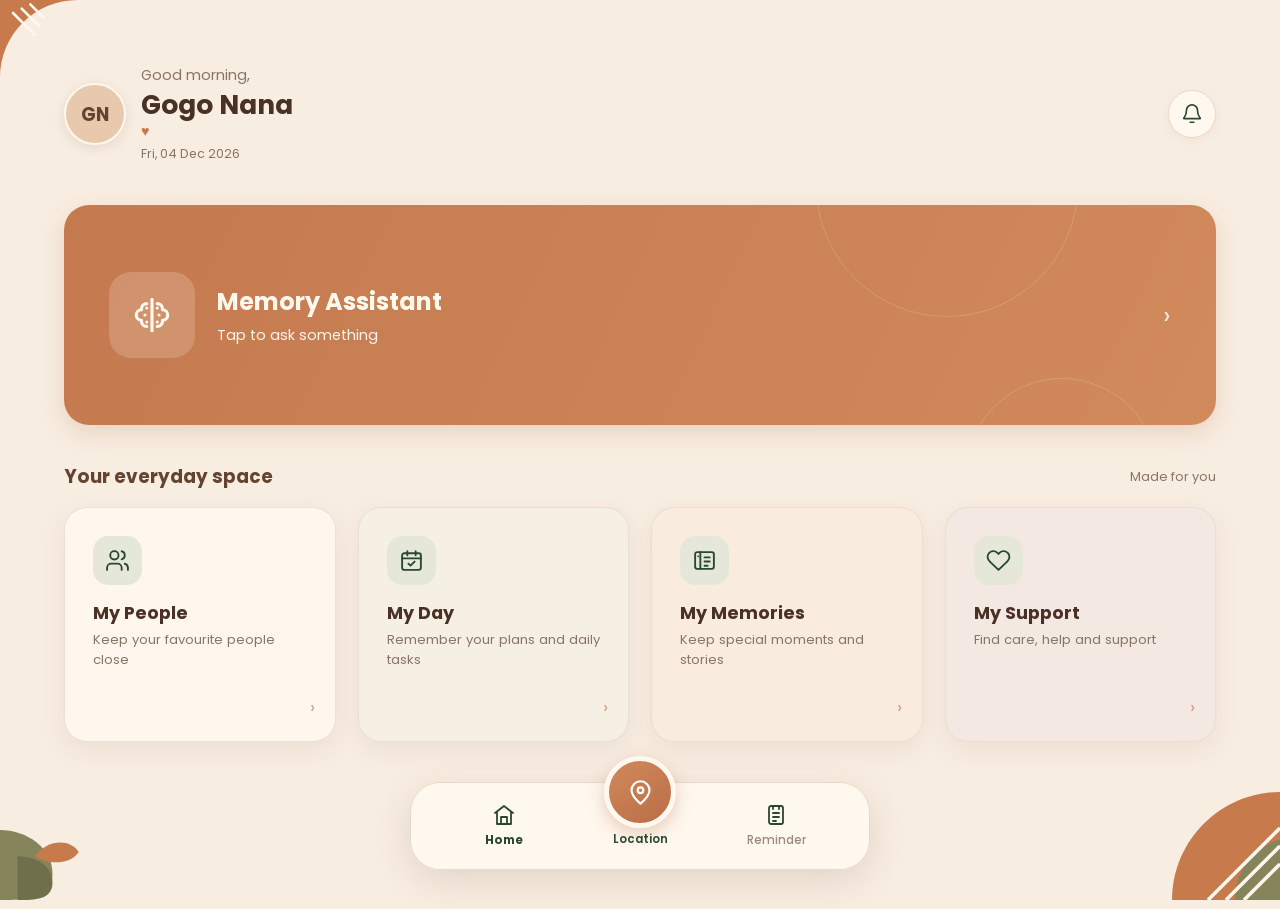
<file: public/dashboard.html>
<!DOCTYPE html>
<html lang="en">
<head>
    <meta charset="UTF-8">
    <meta name="viewport" content="width=device-width, initial-scale=1.0">
    <title>KHUMBULA | Dashboard</title>

    <link rel="preconnect" href="https://fonts.googleapis.com">
    <link rel="preconnect" href="https://fonts.gstatic.com" crossorigin>
    <link href="https://fonts.googleapis.com/css2?family=Poppins:wght@400;500;600;700&display=swap" rel="stylesheet">

    <style>
        * {
            margin: 0;
            padding: 0;
            box-sizing: border-box;
        }

        :root {
            --cream: #F7EBDD;
            --background: #F8EDE1;
            --card: #FFF8EF;
            --terracotta: #C77B4D;
            --terracotta-dark: #AD653F;
            --caramel: #D08A5C;
            --brown: #654331;
            --dark-brown: #493126;
            --olive: #85845B;
            --olive-dark: #6F704B;
            --sage: #DCE0CA;
            --peach: #F1D8C5;
            --gold: #E9D7B5;
            --text: #49382D;
            --muted: #897565;
            --border: #EBD9C8;
            --deep-green: #294832;
            --deep-green-light: #36583B;
            --shadow: 0 8px 25px rgba(104, 68, 45, 0.08);
        }

        body {
            min-height: 100vh;
            font-family: 'Poppins', sans-serif;
            background: var(--background);
            color: var(--text);
            overflow-x: hidden;
        }

        a {
            -webkit-tap-highlight-color: transparent;
        }

        /* CORNER DECORATIONS */

        .corner-tl,
        .corner-bl,
        .corner-br {
            position: fixed;
            pointer-events: none;
            z-index: 0;
            background-repeat: no-repeat;
            background-size: contain;
        }

        .corner-tl {
            top: 0;
            left: 0;
            width: 130px;
            height: 130px;
            background-image: url("data:image/svg+xml,%3Csvg xmlns='http://www.w3.org/2000/svg' viewBox='0 0 150 150'%3E%3Cpath fill='%23C77B4D' d='M0 0h90C40 0 0 40 0 90z'/%3E%3Cpath fill='none' stroke='%23FFF8EF' stroke-width='3' stroke-linecap='round' d='M15 15l25 25M25 10l20 20M35 5l15 15'/%3E%3C/svg%3E");
        }

        .corner-bl {
            bottom: 0;
            left: 0;
            width: 140px;
            height: 140px;
            background-position: bottom left;
            background-image: url("data:image/svg+xml,%3Csvg xmlns='http://www.w3.org/2000/svg' viewBox='0 0 160 160'%3E%3Cpath fill='%2385845B' d='M0 160V80c30 0 60 20 60 50s-30 30-60 30z'/%3E%3Cpath fill='%236F704B' d='M20 160v-50c20 0 40 10 40 30s-20 20-40 20z'/%3E%3Cpath fill='%23C77B4D' d='M40 110c15-20 40-20 50-5-10 15-35 15-50 5z'/%3E%3C/svg%3E");
        }

        .corner-br {
            bottom: 0;
            right: 0;
            width: 180px;
            height: 180px;
            background-position: bottom right;
            background-image: url("data:image/svg+xml,%3Csvg xmlns='http://www.w3.org/2000/svg' viewBox='0 0 200 200'%3E%3Cpath fill='%23C77B4D' d='M200 200H80c0-66 54-120 120-120z'/%3E%3Cpath fill='%2385845B' d='M200 200h-50c0-40 30-70 70-70z'/%3E%3Cpath fill='none' stroke='%23FFF8EF' stroke-width='4' d='M140 200l60-60M120 200l80-80M160 200l40-40'/%3E%3C/svg%3E");
        }

        /* MAIN DASHBOARD */

        .dashboard-container {
            position: relative;
            z-index: 1;
            width: 100%;
            max-width: 1500px;
            min-height: 100vh;
            margin: 0 auto;
            padding: 38px clamp(22px, 5vw, 75px) 145px;
        }

        .dashboard-content {
            width: 100%;
            max-width: 1250px;
            margin: 0 auto;
        }

        /* HEADER */

        .header {
            display: flex;
            justify-content: space-between;
            align-items: center;
            gap: 20px;
            margin-bottom: 34px;
        }

        .profile {
            display: flex;
            align-items: center;
            gap: 15px;
        }

        .avatar {
            width: 62px;
            height: 62px;
            flex-shrink: 0;
            border-radius: 50%;
            display: flex;
            align-items: center;
            justify-content: center;
            background: #E8C9AD;
            border: 2px solid var(--card);
            box-shadow: 0 3px 12px rgba(101, 67, 49, 0.12);
            color: var(--brown);
            font-size: 1.15rem;
            font-weight: 700;
        }

        .greeting span {
            display: block;
            font-size: 0.9rem;
            color: var(--muted);
            margin-bottom: 2px;
        }

        .greeting h1 {
            font-size: clamp(1.2rem, 2.2vw, 1.65rem);
            font-weight: 700;
            line-height: 1.3;
            color: var(--dark-brown);
        }

        .greeting h1 .heart {
            color: var(--terracotta);
        }

        .date-text {
            font-size: 0.78rem;
            color: var(--muted);
            margin-top: 4px;
        }

        /* NOTIFICATION BELL */

        .notification-button {
            width: 48px;
            height: 48px;
            flex-shrink: 0;
            border: 1px solid var(--border);
            border-radius: 50%;
            background: var(--card);
            color: var(--deep-green);
            display: flex;
            align-items: center;
            justify-content: center;
            cursor: pointer;
            transition: 0.2s ease;
            box-shadow: 0 3px 10px rgba(101, 67, 49, 0.05);
        }

        .notification-button:hover {
            transform: translateY(-2px);
            background: #F3E1CE;
        }

        .notification-button svg {
            width: 22px;
            height: 22px;
            stroke: var(--deep-green);
        }

        /* MEMORY ASSISTANT BANNER */

        .assistant-banner {
            width: 100%;
            min-height: 185px;
            padding: 30px 36px;
            margin-bottom: 25px;
            border-radius: 25px;
            background: linear-gradient(115deg, #C47A4E, #D18A5C);
            color: #FFF8EF;
            text-decoration: none;
            display: flex;
            align-items: center;
            justify-content: space-between;
            gap: 25px;
            position: relative;
            overflow: hidden;
            box-shadow: 0 8px 22px rgba(175, 103, 62, 0.19);
            transition: transform 0.25s ease, box-shadow 0.25s ease;
        }

        .assistant-banner::before {
            content: "";
            position: absolute;
            width: 260px;
            height: 260px;
            border: 1px solid rgba(255,255,255,0.16);
            border-radius: 50%;
            right: 12%;
            top: -150px;
        }

        .assistant-banner::after {
            content: "";
            position: absolute;
            width: 190px;
            height: 190px;
            border: 1px solid rgba(255,255,255,0.16);
            border-radius: 50%;
            right: 5%;
            bottom: -145px;
        }

        .assistant-banner:hover {
            transform: translateY(-3px);
            box-shadow: 0 12px 28px rgba(175, 103, 62, 0.25);
        }

        .assistant-left {
            display: flex;
            align-items: center;
            gap: 22px;
            position: relative;
            z-index: 1;
        }

        .assistant-icon {
            width: 76px;
            height: 76px;
            flex-shrink: 0;
            border-radius: 22px;
            background: rgba(255, 248, 239, 0.18);
            display: flex;
            align-items: center;
            justify-content: center;
        }

        .assistant-icon svg {
            width: 42px;
            height: 42px;
            stroke: #FFF8EF;
        }

        .assistant-text h2 {
            font-size: clamp(1.15rem, 2vw, 1.5rem);
            font-weight: 700;
            margin-bottom: 6px;
        }

        .assistant-text p {
            font-size: 0.9rem;
            color: rgba(255,255,255,0.92);
        }

        .assistant-arrow {
            position: relative;
            z-index: 1;
            font-size: 1.7rem;
            opacity: 0.85;
        }

        /* FEATURE SECTION */

        .section-heading {
            display: flex;
            align-items: center;
            justify-content: space-between;
            gap: 15px;
            margin: 32px 0 17px;
        }

        .section-heading h2 {
            font-size: 1.15rem;
            font-weight: 700;
            color: var(--brown);
        }

        .section-heading p {
            color: var(--muted);
            font-size: 0.8rem;
        }

        /* FEATURE CARDS */

        .feature-grid {
            display: grid;
            grid-template-columns: repeat(2, minmax(0, 1fr));
            gap: 18px;
            margin-bottom: 22px;
        }

        .feature-card {
            min-height: 175px;
            padding: 22px;
            border-radius: 23px;
            display: flex;
            flex-direction: column;
            justify-content: space-between;
            position: relative;
            text-decoration: none;
            color: var(--text);
            overflow: hidden;
            transition: transform 0.22s ease, box-shadow 0.22s ease;
            box-shadow: var(--shadow);
            border: 1px solid rgba(235, 217, 200, 0.75);
        }

        .feature-card:hover {
            transform: translateY(-4px);
            box-shadow: 0 12px 28px rgba(104, 68, 45, 0.13);
        }

        .people-card { background: #FFF7ED; }
        .day-card { background: #F5F0E3; }
        .memories-card { background: #F9EBDD; }
        .support-card { background: #F4E8E3; }

        .feature-icon {
            width: 49px;
            height: 49px;
            border-radius: 15px;
            display: flex;
            align-items: center;
            justify-content: center;
            margin-bottom: 17px;
        }

        .people-card .feature-icon,
        .day-card .feature-icon,
        .memories-card .feature-icon,
        .support-card .feature-icon {
            background: #E5E8D9;
            color: var(--deep-green);
        }

        .feature-icon svg {
            width: 25px;
            height: 25px;
            stroke: var(--deep-green);
        }

        .feature-card h3 {
            font-size: 1.05rem;
            font-weight: 700;
            line-height: 1.3;
            margin-bottom: 5px;
            color: var(--dark-brown);
        }

        .feature-card p {
            font-size: 0.78rem;
            line-height: 1.5;
            color: var(--muted);
            max-width: 260px;
        }

        .card-arrow {
            position: absolute;
            right: 20px;
            bottom: 21px;
            font-size: 1.15rem;
            color: var(--terracotta);
            opacity: 0.7;
        }

        /* BOTTOM NAVIGATION */

        .bottom-nav {
            position: fixed;
            bottom: 24px;
            left: 50%;
            transform: translateX(-50%);
            width: min(520px, calc(100% - 36px));
            min-height: 82px;
            padding: 12px 25px;
            display: grid;
            grid-template-columns: 1fr 1fr 1fr;
            align-items: center;
            justify-items: center;
            background: rgba(255, 248, 239, 0.97);
            border: 1px solid var(--border);
            border-radius: 30px;
            box-shadow: 0 10px 35px rgba(101, 67, 49, 0.14);
            backdrop-filter: blur(12px);
            -webkit-backdrop-filter: blur(12px);
            z-index: 1000;
        }

        .nav-item {
            width: 100%;
            display: flex;
            flex-direction: column;
            align-items: center;
            justify-content: center;
            gap: 5px;
            text-decoration: none;
            color: #9A8878;
            font-size: 0.72rem;
            font-weight: 500;
            transition: color 0.2s ease;
        }

        .nav-item svg {
            width: 24px;
            height: 24px;
            stroke: var(--deep-green);
            transition: transform 0.2s ease;
        }

        .nav-item:hover,
        .nav-item.active {
            color: var(--deep-green);
            font-weight: 700;
        }

        .nav-item:hover svg {
            transform: translateY(-2px);
        }

        /* LOCATION BUTTON */

        .location-nav {
            position: relative;
            align-self: center;
            justify-self: center;
            text-decoration: none;
            display: flex;
            flex-direction: column;
            align-items: center;
            justify-content: center;
            gap: 5px;
            color: var(--deep-green);
            font-size: 0.72rem;
            font-weight: 600;
            z-index: 2;
        }

        .location-button {
            width: 66px;
            height: 66px;
            margin-top: -42px;
            border-radius: 50%;
            background: linear-gradient(145deg, #D18A5C, #B96D45);
            border: 5px solid var(--card);
            display: flex;
            align-items: center;
            justify-content: center;
            color: white;
            box-shadow: 0 6px 18px rgba(175, 103, 62, 0.3);
            transition: transform 0.2s ease, box-shadow 0.2s ease;
        }

        .location-button svg {
            width: 27px;
            height: 27px;
            stroke: white;
        }

        .location-nav:hover .location-button {
            transform: translateY(-4px);
            box-shadow: 0 10px 22px rgba(175, 103, 62, 0.4);
        }

        .location-label {
            margin-top: -2px;
        }

        /* DESKTOP */

        @media (min-width: 900px) {
            .dashboard-container { padding-top: 55px; }
            .header { margin-bottom: 42px; }

            .assistant-banner {
                min-height: 205px;
                padding: 38px 45px;
                margin-bottom: 35px;
            }

            .feature-grid {
                grid-template-columns: repeat(4, minmax(0, 1fr));
                gap: 22px;
            }

            .feature-card {
                min-height: 220px;
                padding: 25px;
            }

            .feature-card h3 { font-size: 1.1rem; }
            .feature-card p { font-size: 0.82rem; }
            .section-heading { margin-top: 38px; }

            .bottom-nav {
                width: 460px;
                min-height: 88px;
                bottom: 30px;
            }

            .location-button {
                width: 72px;
                height: 72px;
                margin-top: -48px;
            }
        }

        @media (min-width: 1200px) {
            .dashboard-container { padding-top: 65px; }

            .feature-card {
                min-height: 235px;
                padding: 28px;
            }

            .assistant-banner { min-height: 220px; }

            .assistant-icon {
                width: 86px;
                height: 86px;
            }
        }

        /* TABLET */

        @media (max-width: 768px) {
            .dashboard-container { padding: 28px 22px 135px; }
            .header { margin-bottom: 27px; }

            .assistant-banner {
                min-height: 155px;
                padding: 25px;
            }

            .assistant-icon {
                width: 64px;
                height: 64px;
            }

            .feature-grid { gap: 14px; }

            .feature-card {
                min-height: 165px;
                padding: 18px;
            }
        }

        /* MOBILE */

        @media (max-width: 480px) {
            .dashboard-container { padding: 24px 16px 135px; }

            .corner-tl {
                width: 85px;
                height: 85px;
            }

            .corner-bl {
                width: 95px;
                height: 95px;
            }

            .corner-br {
                width: 110px;
                height: 110px;
            }

            .avatar {
                width: 49px;
                height: 49px;
                font-size: 0.95rem;
            }

            .profile { gap: 11px; }
            .greeting h1 { font-size: 1.1rem; }
            .greeting span { font-size: 0.78rem; }
            .date-text { font-size: 0.68rem; }

            .notification-button {
                width: 42px;
                height: 42px;
            }

            .notification-button svg {
                width: 20px;
                height: 20px;
            }

            .assistant-banner {
                min-height: 145px;
                padding: 20px;
                border-radius: 20px;
                margin-bottom: 22px;
            }

            .assistant-left { gap: 14px; }

            .assistant-icon {
                width: 54px;
                height: 54px;
                border-radius: 16px;
            }

            .assistant-icon svg {
                width: 30px;
                height: 30px;
            }

            .assistant-text h2 { font-size: 1rem; }
            .assistant-text p { font-size: 0.72rem; }
            .assistant-arrow { font-size: 1.2rem; }

            .section-heading { margin: 25px 0 14px; }
            .section-heading h2 { font-size: 1rem; }
            .feature-grid { gap: 11px; }

            .feature-card {
                min-height: 145px;
                padding: 15px;
                border-radius: 19px;
            }

            .feature-icon {
                width: 40px;
                height: 40px;
                border-radius: 12px;
                margin-bottom: 12px;
            }

            .feature-icon svg {
                width: 21px;
                height: 21px;
            }

            .feature-card h3 { font-size: 0.88rem; }
            .feature-card p { font-size: 0.68rem; }

            .card-arrow {
                right: 13px;
                bottom: 13px;
                font-size: 0.9rem;
            }

            .bottom-nav {
                bottom: 12px;
                width: calc(100% - 28px);
                min-height: 76px;
                padding: 10px 15px;
                border-radius: 25px;
            }

            .nav-item { font-size: 0.65rem; }

            .nav-item svg {
                width: 22px;
                height: 22px;
            }

            .location-button {
                width: 61px;
                height: 61px;
                margin-top: -37px;
            }

            .location-button svg {
                width: 25px;
                height: 25px;
            }

            .location-nav { font-size: 0.65rem; }
        }

        @media (max-width: 350px) {
            .assistant-banner { padding: 15px; }
            .assistant-left { gap: 10px; }

            .assistant-icon {
                width: 45px;
                height: 45px;
            }

            .assistant-text h2 { font-size: 0.9rem; }

            .feature-card { padding: 12px; }
            .feature-card h3 { font-size: 0.8rem; }
            .feature-card p { font-size: 0.63rem; }

            .location-button {
                width: 56px;
                height: 56px;
            }
        }

        @media (prefers-reduced-motion: reduce) {
            *,
            *::before,
            *::after {
                transition: none !important;
                scroll-behavior: auto !important;
            }
        }
    </style>
</head>

<body>

    <div class="corner-tl" aria-hidden="true"></div>
    <div class="corner-bl" aria-hidden="true"></div>
    <div class="corner-br" aria-hidden="true"></div>

    <div class="dashboard-container">
        <div class="dashboard-content">

            <header class="header">
                <div class="profile">
                    <div class="avatar" aria-label="Profile initials">GN</div>

                    <div class="greeting">
                        <span>Good morning,</span>
                        <h1>Gogo Nana <span class="heart">♥</span></h1>
                        <p class="date-text" id="current-date">Welcome to KHUMBULA</p>
                    </div>
                </div>

                <button class="notification-button" type="button" aria-label="Notifications">
                    <svg viewBox="0 0 24 24" fill="none" stroke-width="1.8" stroke-linecap="round" stroke-linejoin="round">
                        <path d="M18 8a6 6 0 0 0-12 0c0 7-3 7-3 9h18c0-2-3-2-3-9"/>
                        <path d="M10 21h4"/>
                    </svg>
                </button>
            </header>

            <a href="assistant.html" class="assistant-banner">
                <div class="assistant-left">
                    <div class="assistant-icon">
                        <svg viewBox="0 0 24 24" fill="none" stroke-width="1.8" stroke-linecap="round" stroke-linejoin="round">
                            <path d="M12 3v18"/>
                            <path d="M9 5.5a3 3 0 0 0-3 3v.5a3 3 0 0 0 0 6v.5a3 3 0 0 0 3 3"/>
                            <path d="M15 5.5a3 3 0 0 1 3 3v.5a3 3 0 0 1 0 6v.5a3 3 0 0 1-3 3"/>
                            <path d="M9 8h.01M15 8h.01M8 12h.01M16 12h.01M9 16h.01M15 16h.01"/>
                        </svg>
                    </div>

                    <div class="assistant-text">
                        <h2>Memory Assistant</h2>
                        <p>Tap to ask something</p>
                    </div>
                </div>

                <span class="assistant-arrow" aria-hidden="true">›</span>
            </a>

            <div class="section-heading">
                <h2>Your everyday space</h2>
                <p>Made for you</p>
            </div>

            <main class="feature-grid">

                <a href="contacts.html" class="feature-card people-card">
                    <div>
                        <div class="feature-icon">
                            <svg viewBox="0 0 24 24" fill="none" stroke-width="1.8" stroke-linecap="round" stroke-linejoin="round">
                                <path d="M16 21v-2a4 4 0 0 0-4-4H6a4 4 0 0 0-4 4v2"/>
                                <circle cx="9" cy="7" r="4"/>
                                <path d="M22 21v-2a4 4 0 0 0-3-3.87"/>
                                <path d="M16 3.13a4 4 0 0 1 0 7.75"/>
                            </svg>
                        </div>
                        <h3>My People</h3>
                        <p>Keep your favourite people close</p>
                    </div>
                    <span class="card-arrow">›</span>
                </a>

                <a href="reminders.html" class="feature-card day-card">
                    <div>
                        <div class="feature-icon">
                            <svg viewBox="0 0 24 24" fill="none" stroke-width="1.8" stroke-linecap="round" stroke-linejoin="round">
                                <rect x="3" y="5" width="18" height="16" rx="2"/>
                                <path d="M16 3v4M8 3v4M3 10h18"/>
                                <path d="m9 15 2 2 4-4"/>
                            </svg>
                        </div>
                        <h3>My Day</h3>
                        <p>Remember your plans and daily tasks</p>
                    </div>
                    <span class="card-arrow">›</span>
                </a>

                <a href="diary.html" class="feature-card memories-card">
                    <div>
                        <div class="feature-icon">
                            <svg viewBox="0 0 24 24" fill="none" stroke-width="1.8" stroke-linecap="round" stroke-linejoin="round">
                                <rect x="3" y="4" width="18" height="16" rx="2"/>
                                <path d="M8 4v16M12 9h5M12 13h5M12 17h3"/>
                                <path d="M6 8h.01"/>
                            </svg>
                        </div>
                        <h3>My Memories</h3>
                        <p>Keep special moments and stories</p>
                    </div>
                    <span class="card-arrow">›</span>
                </a>

                <a href="shop.html" class="feature-card support-card">
                    <div>
                        <div class="feature-icon">
                            <svg viewBox="0 0 24 24" fill="none" stroke-width="1.8" stroke-linecap="round" stroke-linejoin="round">
                                <path d="M20.8 4.6a5.5 5.5 0 0 0-7.8 0L12 5.7l-1.1-1.1a5.5 5.5 0 0 0-7.8 7.8l1.1 1.1L12 21l7.8-7.5 1.1-1.1a5.5 5.5 0 0 0-.1-7.8z"/>
                            </svg>
                        </div>
                        <h3>My Support</h3>
                        <p>Find care, help and support</p>
                    </div>
                    <span class="card-arrow">›</span>
                </a>

            </main>
        </div>
    </div>

    <nav class="bottom-nav" aria-label="Main navigation">

        <a href="dashboard.html" class="nav-item active">
            <svg viewBox="0 0 24 24" fill="none" stroke-width="1.8" stroke-linecap="round" stroke-linejoin="round">
                <path d="m3 10 9-7 9 7"/>
                <path d="M5 9v12h14V9"/>
                <path d="M9 21v-7h6v7"/>
            </svg>
            <span>Home</span>
        </a>

        <a href="location.html" class="location-nav" aria-label="Open location">
            <div class="location-button">
                <svg viewBox="0 0 24 24" fill="none" stroke-width="1.9" stroke-linecap="round" stroke-linejoin="round">
                    <path d="M20 10c0 5-8 12-8 12S4 15 4 10a8 8 0 1 1 16 0Z"/>
                    <circle cx="12" cy="10" r="2.5"/>
                </svg>
            </div>
            <span class="location-label">Location</span>
        </a>

        <a href="reminders.html" class="nav-item">
            <svg viewBox="0 0 24 24" fill="none" stroke-width="1.8" stroke-linecap="round" stroke-linejoin="round">
                <rect x="5" y="3" width="14" height="18" rx="2"/>
                <path d="M9 3v3M15 3v3M9 10h6M9 14h6M9 18h3"/>
            </svg>
            <span>Reminder</span>
        </a>

    </nav>

    <script>
        // Display the current date.
        const dateElement = document.getElementById("current-date");

        if (dateElement) {
            const today = new Date();

            dateElement.textContent = today.toLocaleDateString("en-ZA", {
                weekday: "short",
                day: "2-digit",
                month: "short",
                year: "numeric"
            });
        }
    </script>

</body>
</html>
</file>
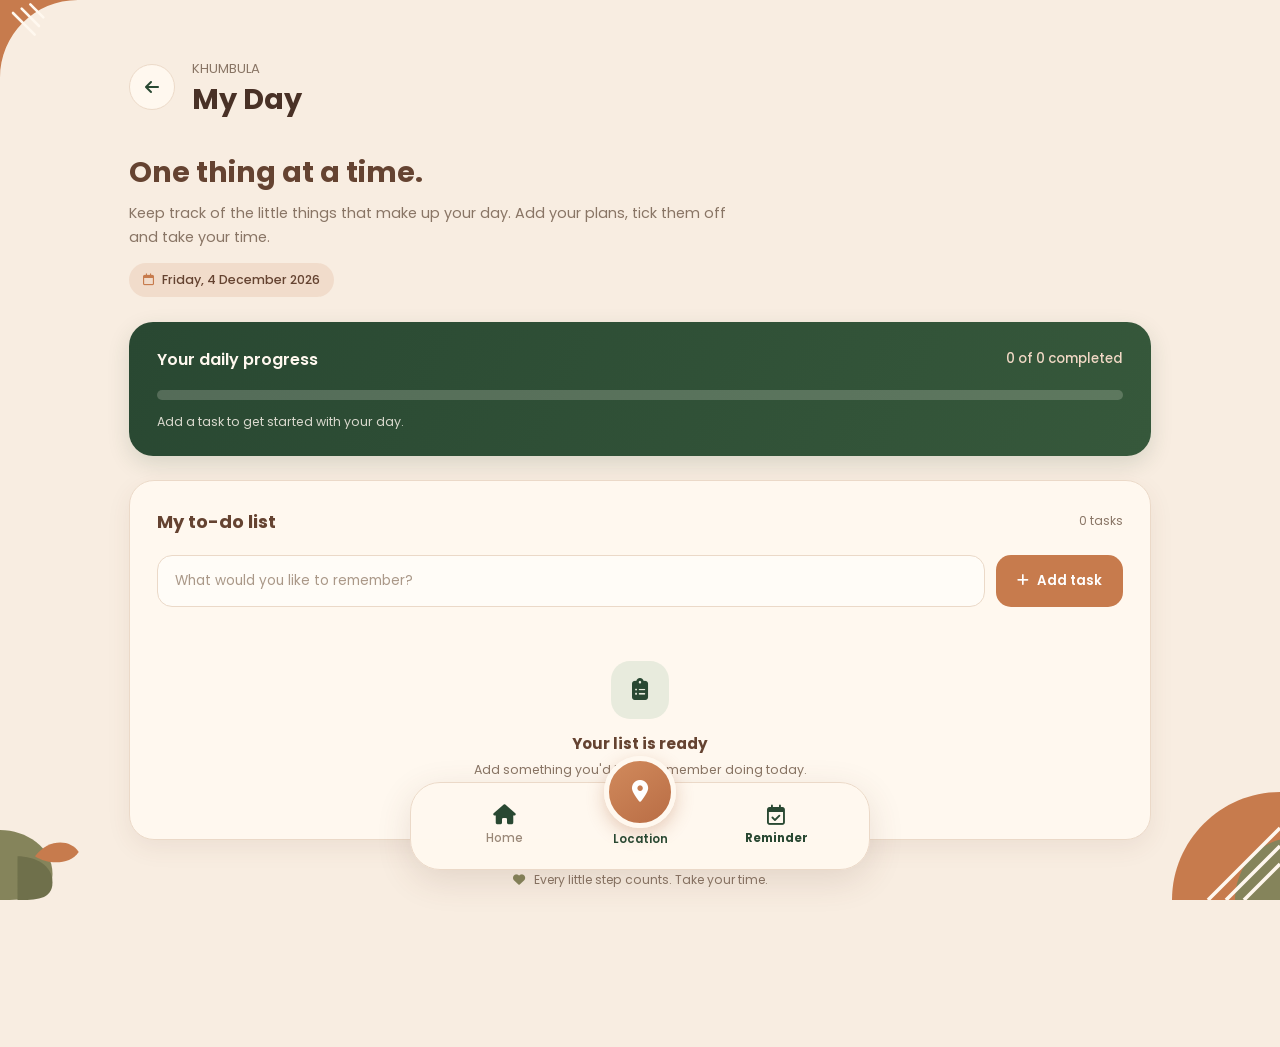
<file: public/reminders.html>
<!DOCTYPE html>
<html lang="en">
<head>
    <meta charset="UTF-8">
    <meta name="viewport" content="width=device-width, initial-scale=1.0">
    <title>KHUMBULA | My Day</title>

    <link rel="preconnect" href="https://fonts.googleapis.com">
    <link rel="preconnect" href="https://fonts.gstatic.com" crossorigin>
    <link href="https://fonts.googleapis.com/css2?family=Poppins:wght@400;500;600;700&display=swap" rel="stylesheet">

    <link rel="stylesheet" href="https://cdnjs.cloudflare.com/ajax/libs/font-awesome/6.5.2/css/all.min.css">

    <style>
        * {
            margin: 0;
            padding: 0;
            box-sizing: border-box;
        }

        :root {
            --cream: #F7EBDD;
            --background: #F8EDE1;
            --card: #FFF8EF;
            --terracotta: #C77B4D;
            --terracotta-dark: #AD653F;
            --caramel: #D08A5C;
            --brown: #654331;
            --dark-brown: #493126;
            --olive: #85845B;
            --olive-dark: #6F704B;
            --sage: #DCE0CA;
            --peach: #F1D8C5;
            --text: #49382D;
            --muted: #897565;
            --border: #EBD9C8;
            --deep-green: #294832;
            --shadow: 0 8px 25px rgba(104, 68, 45, 0.08);
        }

        body {
            min-height: 100vh;
            font-family: 'Poppins', sans-serif;
            background: var(--background);
            color: var(--text);
            overflow-x: hidden;
        }

        button, input {
            font: inherit;
        }

        button {
            -webkit-tap-highlight-color: transparent;
        }

        /* CORNER DECORATIONS */

        .corner-tl,
        .corner-bl,
        .corner-br {
            position: fixed;
            pointer-events: none;
            z-index: 0;
            background-repeat: no-repeat;
            background-size: contain;
        }

        .corner-tl {
            top: 0;
            left: 0;
            width: 130px;
            height: 130px;
            background-image: url("data:image/svg+xml,%3Csvg xmlns='http://www.w3.org/2000/svg' viewBox='0 0 150 150'%3E%3Cpath fill='%23C77B4D' d='M0 0h90C40 0 0 40 0 90z'/%3E%3Cpath fill='none' stroke='%23FFF8EF' stroke-width='3' stroke-linecap='round' d='M15 15l25 25M25 10l20 20M35 5l15 15'/%3E%3C/svg%3E");
        }

        .corner-bl {
            bottom: 0;
            left: 0;
            width: 140px;
            height: 140px;
            background-position: bottom left;
            background-image: url("data:image/svg+xml,%3Csvg xmlns='http://www.w3.org/2000/svg' viewBox='0 0 160 160'%3E%3Cpath fill='%2385845B' d='M0 160V80c30 0 60 20 60 50s-30 30-60 30z'/%3E%3Cpath fill='%236F704B' d='M20 160v-50c20 0 40 10 40 30s-20 20-40 20z'/%3E%3Cpath fill='%23C77B4D' d='M40 110c15-20 40-20 50-5-10 15-35 15-50 5z'/%3E%3C/svg%3E");
        }

        .corner-br {
            bottom: 0;
            right: 0;
            width: 180px;
            height: 180px;
            background-position: bottom right;
            background-image: url("data:image/svg+xml,%3Csvg xmlns='http://www.w3.org/2000/svg' viewBox='0 0 200 200'%3E%3Cpath fill='%23C77B4D' d='M200 200H80c0-66 54-120 120-120z'/%3E%3Cpath fill='%2385845B' d='M200 200h-50c0-40 30-70 70-70z'/%3E%3Cpath fill='none' stroke='%23FFF8EF' stroke-width='4' d='M140 200l60-60M120 200l80-80M160 200l40-40'/%3E%3C/svg%3E");
        }

        /* PAGE LAYOUT */

        .page-container {
            position: relative;
            z-index: 1;
            width: 100%;
            max-width: 1150px;
            min-height: 100vh;
            margin: 0 auto;
            padding: 45px clamp(20px, 5vw, 65px) 150px;
        }

        /* HEADER */

        .page-header {
            display: flex;
            align-items: center;
            gap: 17px;
            margin-bottom: 32px;
        }

        .back-button {
            width: 46px;
            height: 46px;
            flex-shrink: 0;
            display: flex;
            align-items: center;
            justify-content: center;
            border-radius: 50%;
            border: 1px solid var(--border);
            background: var(--card);
            color: var(--deep-green);
            text-decoration: none;
            transition: 0.2s ease;
        }

        .back-button:hover {
            background: var(--sage);
            transform: translateX(-3px);
        }

        .back-button i {
            font-size: 1rem;
        }

        .header-text span {
            color: var(--muted);
            font-size: 0.82rem;
        }

        .header-text h1 {
            color: var(--dark-brown);
            font-size: clamp(1.35rem, 3vw, 1.8rem);
            font-weight: 700;
            line-height: 1.35;
        }

        /* INTRODUCTION */

        .intro {
            margin-bottom: 25px;
        }

        .intro h2 {
            font-size: clamp(1.35rem, 3vw, 1.8rem);
            color: var(--brown);
            margin-bottom: 7px;
        }

        .intro p {
            color: var(--muted);
            font-size: 0.9rem;
            line-height: 1.7;
            max-width: 600px;
        }

        .today-date {
            display: inline-flex;
            align-items: center;
            gap: 8px;
            margin-top: 13px;
            padding: 8px 14px;
            border-radius: 30px;
            background: #F1DCCB;
            color: var(--brown);
            font-size: 0.78rem;
            font-weight: 500;
        }

        .today-date i {
            color: var(--terracotta);
        }

        /* PROGRESS CARD */

        .progress-card {
            background: linear-gradient(115deg, #294832, #36583B);
            border-radius: 24px;
            padding: 25px 28px;
            color: #FFF8EF;
            margin-bottom: 24px;
            box-shadow: 0 8px 22px rgba(41, 72, 50, 0.15);
        }

        .progress-top {
            display: flex;
            justify-content: space-between;
            align-items: center;
            gap: 15px;
            margin-bottom: 18px;
        }

        .progress-top h3 {
            font-size: 1rem;
            font-weight: 600;
        }

        .progress-count {
            font-size: 0.83rem;
            color: #F1D8C5;
            font-weight: 500;
            white-space: nowrap;
        }

        .progress-track {
            width: 100%;
            height: 10px;
            border-radius: 20px;
            background: rgba(255, 248, 239, 0.2);
            overflow: hidden;
        }

        .progress-fill {
            width: 0%;
            height: 100%;
            border-radius: 20px;
            background: #E9C69D;
            transition: width 0.35s ease;
        }

        .progress-caption {
            margin-top: 13px;
            font-size: 0.78rem;
            color: rgba(255, 248, 239, 0.82);
        }

        /* GENTLE REMINDER */

        .reminder-message {
            display: none;
            align-items: flex-start;
            gap: 14px;
            padding: 18px 20px;
            margin-bottom: 24px;
            background: #F4E2D2;
            border: 1px solid #E8C9AD;
            border-radius: 19px;
            animation: appear 0.3s ease;
        }

        .reminder-message.show {
            display: flex;
        }

        .reminder-icon {
            width: 42px;
            height: 42px;
            flex-shrink: 0;
            display: flex;
            align-items: center;
            justify-content: center;
            border-radius: 14px;
            background: #E9C9AE;
            color: var(--terracotta-dark);
        }

        .reminder-icon i {
            font-size: 1rem;
        }

        .reminder-copy h3 {
            color: var(--brown);
            font-size: 0.92rem;
            margin-bottom: 4px;
        }

        .reminder-copy p {
            color: #806B5A;
            font-size: 0.78rem;
            line-height: 1.6;
        }

        @keyframes appear {
            from {
                opacity: 0;
                transform: translateY(7px);
            }
            to {
                opacity: 1;
                transform: translateY(0);
            }
        }

        /* TASK SECTION */

        .task-section {
            background: var(--card);
            border: 1px solid var(--border);
            border-radius: 25px;
            padding: 27px;
            box-shadow: var(--shadow);
            margin-bottom: 23px;
        }

        .section-title {
            display: flex;
            align-items: center;
            justify-content: space-between;
            gap: 15px;
            margin-bottom: 20px;
        }

        .section-title h2 {
            color: var(--brown);
            font-size: 1.12rem;
        }

        .section-title span {
            color: var(--muted);
            font-size: 0.75rem;
        }

        /* ADD TASK */

        .add-task-form {
            display: flex;
            gap: 11px;
            margin-bottom: 22px;
        }

        .task-input {
            flex: 1;
            min-width: 0;
            height: 52px;
            padding: 0 17px;
            border: 1px solid var(--border);
            border-radius: 15px;
            outline: none;
            background: #FFFCF7;
            color: var(--text);
            font-size: 0.85rem;
            transition: border 0.2s ease, box-shadow 0.2s ease;
        }

        .task-input::placeholder {
            color: #AA9888;
        }

        .task-input:focus {
            border-color: var(--terracotta);
            box-shadow: 0 0 0 3px rgba(199, 123, 77, 0.1);
        }

        .add-button {
            height: 52px;
            padding: 0 21px;
            border: none;
            border-radius: 15px;
            background: var(--terracotta);
            color: white;
            font-size: 0.83rem;
            font-weight: 600;
            cursor: pointer;
            display: flex;
            align-items: center;
            justify-content: center;
            gap: 8px;
            transition: 0.2s ease;
            white-space: nowrap;
        }

        .add-button:hover {
            background: var(--terracotta-dark);
            transform: translateY(-2px);
        }

        .add-button i {
            font-size: 0.85rem;
        }

        /* TASK LIST */

        .task-list {
            display: flex;
            flex-direction: column;
            gap: 11px;
        }

        .task-item {
            display: flex;
            align-items: center;
            gap: 13px;
            padding: 15px 16px;
            background: #FFF9F1;
            border: 1px solid #F0E2D5;
            border-radius: 16px;
            transition: 0.2s ease;
        }

        .task-item:hover {
            border-color: #DCC3AE;
            transform: translateY(-1px);
        }

        .task-checkbox {
            appearance: none;
            -webkit-appearance: none;
            width: 22px;
            height: 22px;
            flex-shrink: 0;
            border: 2px solid #B6AA91;
            border-radius: 7px;
            background: white;
            cursor: pointer;
            display: grid;
            place-items: center;
            transition: 0.2s ease;
        }

        .task-checkbox:checked {
            background: var(--deep-green);
            border-color: var(--deep-green);
        }

        .task-checkbox:checked::after {
            content: "✓";
            color: white;
            font-size: 14px;
            font-weight: 700;
        }

        .task-text {
            flex: 1;
            min-width: 0;
            color: var(--text);
            font-size: 0.86rem;
            line-height: 1.5;
            overflow-wrap: anywhere;
            transition: 0.2s ease;
        }

        .task-item.completed .task-text {
            color: #A99A8D;
            text-decoration: line-through;
            text-decoration-thickness: 1.5px;
        }

        .delete-task {
            width: 34px;
            height: 34px;
            flex-shrink: 0;
            border: none;
            border-radius: 10px;
            background: transparent;
            color: #B79C89;
            cursor: pointer;
            transition: 0.2s ease;
        }

        .delete-task:hover {
            background: #F6E3D9;
            color: #A64F3C;
        }

        .delete-task i {
            font-size: 0.85rem;
        }

        .empty-state {
            text-align: center;
            padding: 32px 15px;
            color: var(--muted);
        }

        .empty-state-icon {
            width: 58px;
            height: 58px;
            margin: 0 auto 13px;
            border-radius: 19px;
            display: flex;
            align-items: center;
            justify-content: center;
            background: #E8EBDD;
            color: var(--deep-green);
            font-size: 1.35rem;
        }

        .empty-state h3 {
            color: var(--brown);
            font-size: 0.95rem;
            margin-bottom: 5px;
        }

        .empty-state p {
            font-size: 0.78rem;
            line-height: 1.6;
        }

        /* SMALL FOOTNOTE */

        .gentle-note {
            display: flex;
            align-items: center;
            justify-content: center;
            gap: 9px;
            text-align: center;
            padding: 8px 10px;
            color: var(--muted);
            font-size: 0.76rem;
        }

        .gentle-note i {
            color: var(--olive);
        }

        /* BOTTOM NAVIGATION */

        .bottom-nav {
            position: fixed;
            bottom: 24px;
            left: 50%;
            transform: translateX(-50%);
            width: min(520px, calc(100% - 36px));
            min-height: 82px;
            padding: 12px 25px;
            display: grid;
            grid-template-columns: 1fr 1fr 1fr;
            align-items: center;
            justify-items: center;
            background: rgba(255, 248, 239, 0.97);
            border: 1px solid var(--border);
            border-radius: 30px;
            box-shadow: 0 10px 35px rgba(101, 67, 49, 0.14);
            backdrop-filter: blur(12px);
            -webkit-backdrop-filter: blur(12px);
            z-index: 1000;
        }

        .nav-item {
            width: 100%;
            display: flex;
            flex-direction: column;
            align-items: center;
            justify-content: center;
            gap: 5px;
            text-decoration: none;
            color: #9A8878;
            font-size: 0.72rem;
            font-weight: 500;
            transition: color 0.2s ease;
        }

        .nav-item i {
            font-size: 1.25rem;
            color: var(--deep-green);
            transition: transform 0.2s ease;
        }

        .nav-item:hover,
        .nav-item.active {
            color: var(--deep-green);
            font-weight: 700;
        }

        .nav-item:hover i {
            transform: translateY(-2px);
        }

        .location-nav {
            position: relative;
            align-self: center;
            justify-self: center;
            text-decoration: none;
            display: flex;
            flex-direction: column;
            align-items: center;
            justify-content: center;
            gap: 5px;
            color: var(--deep-green);
            font-size: 0.72rem;
            font-weight: 600;
            z-index: 2;
        }

        .location-button {
            width: 66px;
            height: 66px;
            margin-top: -42px;
            border-radius: 50%;
            background: linear-gradient(145deg, #D18A5C, #B96D45);
            border: 5px solid var(--card);
            display: flex;
            align-items: center;
            justify-content: center;
            color: white;
            box-shadow: 0 6px 18px rgba(175, 103, 62, 0.3);
            transition: transform 0.2s ease;
        }

        .location-button i {
            font-size: 1.35rem;
        }

        .location-nav:hover .location-button {
            transform: translateY(-4px);
        }

        .location-label {
            margin-top: -2px;
        }

        /* RESPONSIVE */

        @media (min-width: 900px) {
            .page-container {
                padding-top: 55px;
            }

            .bottom-nav {
                width: 460px;
                min-height: 88px;
                bottom: 30px;
            }

            .location-button {
                width: 72px;
                height: 72px;
                margin-top: -48px;
            }
        }

        @media (max-width: 600px) {
            .page-container {
                padding: 28px 17px 135px;
            }

            .page-header {
                margin-bottom: 26px;
            }

            .task-section {
                padding: 20px 16px;
                border-radius: 21px;
            }

            .progress-card {
                padding: 22px 20px;
            }

            .task-input {
                height: 49px;
                font-size: 0.78rem;
            }

            .add-button {
                height: 49px;
                padding: 0 15px;
                font-size: 0.76rem;
            }

            .task-item {
                padding: 13px 12px;
            }

            .task-text {
                font-size: 0.8rem;
            }

            .bottom-nav {
                bottom: 12px;
                width: calc(100% - 28px);
                min-height: 76px;
                padding: 10px 15px;
                border-radius: 25px;
            }

            .nav-item {
                font-size: 0.65rem;
            }

            .nav-item i {
                font-size: 1.15rem;
            }

            .location-button {
                width: 61px;
                height: 61px;
                margin-top: -37px;
            }

            .location-nav {
                font-size: 0.65rem;
            }
        }

        @media (max-width: 380px) {
            .add-task-form {
                gap: 7px;
            }

            .add-button {
                padding: 0 12px;
            }

            .add-button span {
                display: none;
            }

            .add-button i {
                font-size: 1rem;
            }

            .progress-top {
                align-items: flex-start;
                flex-direction: column;
                gap: 5px;
            }

            .reminder-message {
                padding: 15px;
            }
        }

        @media (prefers-reduced-motion: reduce) {
            *,
            *::before,
            *::after {
                animation: none !important;
                transition: none !important;
            }
        }
    </style>
</head>

<body>

    <!-- DECORATIVE CORNERS -->
    <div class="corner-tl" aria-hidden="true"></div>
    <div class="corner-bl" aria-hidden="true"></div>
    <div class="corner-br" aria-hidden="true"></div>

    <main class="page-container">

        <!-- HEADER -->
        <header class="page-header">
            <a href="dashboard.html" class="back-button" aria-label="Back to dashboard">
                <i class="fa-solid fa-arrow-left"></i>
            </a>

            <div class="header-text">
                <span>KHUMBULA</span>
                <h1>My Day</h1>
            </div>
        </header>

        <!-- INTRODUCTION -->
        <section class="intro">
            <h2>One thing at a time.</h2>
            <p>
                Keep track of the little things that make up your day.
                Add your plans, tick them off and take your time.
            </p>

            <div class="today-date">
                <i class="fa-regular fa-calendar"></i>
                <span id="today-date">Today's date</span>
            </div>
        </section>

        <!-- PROGRESS -->
        <section class="progress-card" aria-label="Daily task progress">
            <div class="progress-top">
                <h3>Your daily progress</h3>
                <span class="progress-count" id="progress-count">0 of 0 completed</span>
            </div>

            <div
                class="progress-track"
                role="progressbar"
                aria-label="Tasks completed"
                aria-valuemin="0"
                aria-valuemax="100"
                aria-valuenow="0"
                id="progress-track"
            >
                <div class="progress-fill" id="progress-fill"></div>
            </div>

            <p class="progress-caption" id="progress-caption">
                Add a task to get started with your day.
            </p>
        </section>

        <!-- GENTLE REMINDER -->
        <section class="reminder-message" id="reminder-message" aria-live="polite">
            <div class="reminder-icon">
                <i class="fa-regular fa-bell"></i>
            </div>

            <div class="reminder-copy">
                <h3 id="reminder-title">A gentle reminder</h3>
                <p id="reminder-text">
                    You still have a few things left on your list.
                </p>
            </div>
        </section>

        <!-- TASK LIST -->
        <section class="task-section">

            <div class="section-title">
                <h2>My to-do list</h2>
                <span id="task-total">0 tasks</span>
            </div>

            <form class="add-task-form" id="add-task-form">
                <input
                    type="text"
                    class="task-input"
                    id="task-input"
                    placeholder="What would you like to remember?"
                    maxlength="120"
                    autocomplete="off"
                    aria-label="Enter a task"
                    required
                >

                <button type="submit" class="add-button">
                    <i class="fa-solid fa-plus"></i>
                    <span>Add task</span>
                </button>
            </form>

            <div class="task-list" id="task-list">

                <!-- Tasks are added here by reminders.js -->

                <div class="empty-state" id="empty-state">
                    <div class="empty-state-icon">
                        <i class="fa-solid fa-clipboard-list"></i>
                    </div>

                    <h3>Your list is ready</h3>
                    <p>Add something you'd like to remember doing today.</p>
                </div>

            </div>
        </section>

        <p class="gentle-note">
            <i class="fa-solid fa-heart"></i>
            Every little step counts. Take your time.
        </p>

    </main>

    <!-- BOTTOM NAVIGATION -->
    <nav class="bottom-nav" aria-label="Main navigation">

        <a href="dashboard.html" class="nav-item">
            <i class="fa-solid fa-house"></i>
            <span>Home</span>
        </a>

        <a href="location.html" class="location-nav" aria-label="Open location">
            <div class="location-button">
                <i class="fa-solid fa-location-dot"></i>
            </div>
            <span class="location-label">Location</span>
        </a>

        <a href="reminders.html" class="nav-item active" aria-current="page">
            <i class="fa-regular fa-calendar-check"></i>
            <span>Reminder</span>
        </a>

    </nav>

    <script type="module" src="reminders.js"></script>

</body>
</html>
</file>
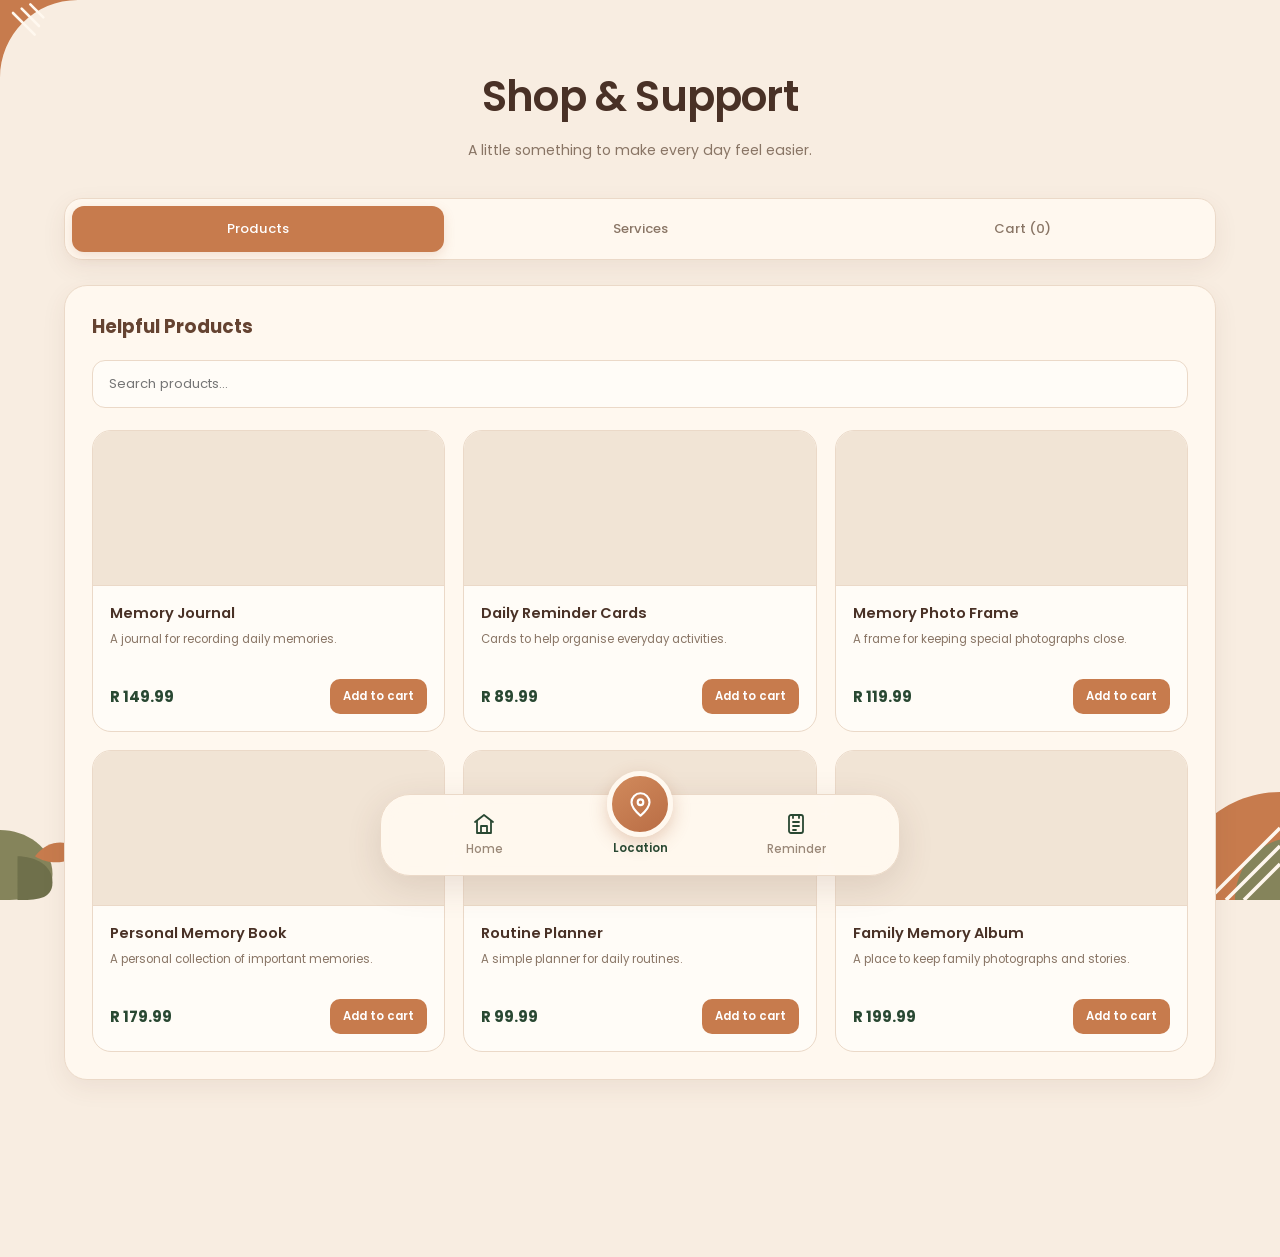
<file: public/shop.html>
<!DOCTYPE html>
<html lang="en">
<head>
    <meta charset="UTF-8">
    <meta name="viewport" content="width=device-width, initial-scale=1.0">
    <title>KHUMBULA | Shop & Support</title>

    <link rel="preconnect" href="https://fonts.googleapis.com">
    <link rel="preconnect" href="https://fonts.gstatic.com" crossorigin>
    <link href="https://fonts.googleapis.com/css2?family=Poppins:wght@400;500;600;700&display=swap" rel="stylesheet">

    <link rel="stylesheet" href="style.css">
    <script src="shop.js" defer></script>

    <style>
        * {
            margin: 0;
            padding: 0;
            box-sizing: border-box;
        }

        :root {
            --cream: #F7EBDD;
            --background: #F8EDE1;
            --card: #FFF8EF;
            --terracotta: #C77B4D;
            --terracotta-dark: #AD653F;
            --caramel: #D08A5C;
            --brown: #654331;
            --dark-brown: #493126;
            --olive: #85845B;
            --olive-dark: #6F704B;
            --sage: #DCE0CA;
            --peach: #F1D8C5;
            --gold: #E9D7B5;
            --text: #49382D;
            --muted: #897565;
            --border: #EBD9C8;
            --deep-green: #294832;
            --deep-green-light: #36583B;
            --shadow: 0 8px 25px rgba(104, 68, 45, 0.08);
        }

        body {
            min-height: 100vh;
            font-family: 'Poppins', sans-serif;
            background: var(--background);
            color: var(--text);
            overflow-x: hidden;
        }

        a {
            -webkit-tap-highlight-color: transparent;
        }

        button, input, select {
            font-family: inherit;
        }

        /* CORNER DECORATIONS */

        .corner-tl,
        .corner-bl,
        .corner-br {
            position: fixed;
            pointer-events: none;
            z-index: 0;
            background-repeat: no-repeat;
            background-size: contain;
        }

        .corner-tl {
            top: 0;
            left: 0;
            width: 130px;
            height: 130px;
            background-image: url("data:image/svg+xml,%3Csvg xmlns='http://www.w3.org/2000/svg' viewBox='0 0 150 150'%3E%3Cpath fill='%23C77B4D' d='M0 0h90C40 0 0 40 0 90z'/%3E%3Cpath fill='none' stroke='%23FFF8EF' stroke-width='3' stroke-linecap='round' d='M15 15l25 25M25 10l20 20M35 5l15 15'/%3E%3C/svg%3E");
        }

        .corner-bl {
            bottom: 0;
            left: 0;
            width: 140px;
            height: 140px;
            background-position: bottom left;
            background-image: url("data:image/svg+xml,%3Csvg xmlns='http://www.w3.org/2000/svg' viewBox='0 0 160 160'%3E%3Cpath fill='%2385845B' d='M0 160V80c30 0 60 20 60 50s-30 30-60 30z'/%3E%3Cpath fill='%236F704B' d='M20 160v-50c20 0 40 10 40 30s-20 20-40 20z'/%3E%3Cpath fill='%23C77B4D' d='M40 110c15-20 40-20 50-5-10 15-35 15-50 5z'/%3E%3C/svg%3E");
        }

        .corner-br {
            bottom: 0;
            right: 0;
            width: 180px;
            height: 180px;
            background-position: bottom right;
            background-image: url("data:image/svg+xml,%3Csvg xmlns='http://www.w3.org/2000/svg' viewBox='0 0 200 200'%3E%3Cpath fill='%23C77B4D' d='M200 200H80c0-66 54-120 120-120z'/%3E%3Cpath fill='%2385845B' d='M200 200h-50c0-40 30-70 70-70z'/%3E%3Cpath fill='none' stroke='%23FFF8EF' stroke-width='4' d='M140 200l60-60M120 200l80-80M160 200l40-40'/%3E%3C/svg%3E");
        }

        /* PAGE LAYOUT */

        .shop-container {
            position: relative;
            z-index: 1;
            width: 100%;
            max-width: 1500px;
            min-height: 100vh;
            margin: 0 auto;
            padding: 55px clamp(22px, 5vw, 75px) 155px;
        }

        .shop-content {
            width: 100%;
            max-width: 1250px;
            margin: 0 auto;
        }

        /* CENTRED SHOP & SUPPORT HEADING */

        .page-heading {
            text-align: center;
            margin: 10px auto 35px;
            width: 100%;
        }

        .page-heading h1 {
            font-size: clamp(1.8rem, 4vw, 2.6rem);
            font-weight: 600;
            color: var(--dark-brown);
            letter-spacing: -0.8px;
            margin-bottom: 10px;
        }

        .page-heading p {
            color: var(--muted);
            font-size: 0.88rem;
            font-weight: 400;
            line-height: 1.8;
        }

        /* TABS */

        .tabs {
            display: flex;
            gap: 10px;
            padding: 7px;
            margin-bottom: 25px;
            background: var(--card);
            border: 1px solid var(--border);
            border-radius: 18px;
            box-shadow: var(--shadow);
        }

        .tab-button {
            flex: 1;
            padding: 13px 10px;
            border: none;
            border-radius: 12px;
            background: transparent;
            color: var(--muted);
            font-size: 0.82rem;
            font-weight: 500;
            cursor: pointer;
            transition: 0.2s ease;
        }

        .tab-button.active {
            background: var(--terracotta);
            color: white;
            box-shadow: 0 4px 12px rgba(175, 103, 62, 0.17);
        }

        .tab-panel {
            display: none;
        }

        .tab-panel.active {
            display: block;
        }

        /* SECTION */

        .section-card {
            background: var(--card);
            border: 1px solid var(--border);
            border-radius: 23px;
            padding: 27px;
            box-shadow: var(--shadow);
            margin-bottom: 22px;
        }

        .section-heading {
            display: flex;
            align-items: center;
            justify-content: space-between;
            gap: 15px;
            margin-bottom: 20px;
        }

        .section-heading h2 {
            font-size: 1.15rem;
            color: var(--brown);
            font-weight: 700;
        }

        /* SEARCH */

        .search-input,
        .filter-select {
            width: 100%;
            padding: 13px 16px;
            border: 1px solid var(--border);
            border-radius: 13px;
            outline: none;
            background: #FFFCF7;
            color: var(--text);
            font-size: 0.82rem;
            transition: border 0.2s ease;
        }

        .search-input:focus,
        .filter-select:focus {
            border-color: var(--terracotta);
        }

        .search-input {
            margin-bottom: 22px;
        }

        .filter-row {
            display: flex;
            gap: 12px;
            margin-bottom: 20px;
        }

        .filter-row > * {
            flex: 1;
            min-width: 0;
        }

        /* PRODUCTS */

        .product-grid {
            display: grid;
            grid-template-columns: repeat(3, minmax(0, 1fr));
            gap: 18px;
        }

        .product-card {
            overflow: hidden;
            border: 1px solid var(--border);
            border-radius: 19px;
            background: #FFFCF7;
            transition: 0.2s ease;
        }

        .product-card:hover {
            transform: translateY(-4px);
            box-shadow: var(--shadow);
        }

        /* EMPTY IMAGE PLACEHOLDER */

        .product-image {
            width: 100%;
            height: 155px;
            background: #F1E4D5;
            border-bottom: 1px solid var(--border);
        }

        .product-info {
            padding: 17px;
        }

        .product-info h3 {
            color: var(--dark-brown);
            font-size: 0.91rem;
            font-weight: 600;
            margin-bottom: 7px;
        }

        .product-description {
            min-height: 35px;
            color: var(--muted);
            font-size: 0.72rem;
            line-height: 1.5;
            margin-bottom: 13px;
        }

        .product-bottom {
            display: flex;
            justify-content: space-between;
            align-items: center;
            gap: 8px;
            flex-wrap: wrap;
        }

        .product-price {
            color: var(--deep-green);
            font-size: 0.95rem;
            font-weight: 700;
        }

        .add-button {
            border: none;
            border-radius: 10px;
            padding: 9px 13px;
            background: var(--terracotta);
            color: white;
            font-size: 0.72rem;
            font-weight: 600;
            cursor: pointer;
            transition: 0.2s ease;
        }

        .add-button:hover {
            background: var(--terracotta-dark);
        }

        /* SERVICES */

        .service-list {
            display: grid;
            grid-template-columns: repeat(2, minmax(0, 1fr));
            gap: 15px;
        }

        .service-card {
            padding: 18px;
            border: 1px solid var(--border);
            border-radius: 16px;
            background: #FFFCF7;
        }

        .service-card h3 {
            color: var(--dark-brown);
            font-size: 0.9rem;
            margin-bottom: 6px;
        }

        .service-card p {
            color: var(--muted);
            font-size: 0.75rem;
            line-height: 1.5;
        }

        /* CART */

        .cart-list {
            display: flex;
            flex-direction: column;
            gap: 13px;
        }

        .cart-item {
            display: flex;
            align-items: center;
            justify-content: space-between;
            gap: 15px;
            padding: 16px;
            border: 1px solid var(--border);
            border-radius: 15px;
            background: #FFFCF7;
        }

        .cart-item-info {
            flex: 1;
        }

        .cart-item-info h3 {
            color: var(--dark-brown);
            font-size: 0.88rem;
            margin-bottom: 5px;
        }

        .cart-item-info p {
            color: var(--deep-green);
            font-size: 0.8rem;
            font-weight: 600;
        }

        .quantity-controls {
            display: flex;
            align-items: center;
            gap: 10px;
        }

        .quantity-controls button {
            width: 29px;
            height: 29px;
            border: none;
            border-radius: 9px;
            background: var(--sage);
            color: var(--deep-green);
            font-size: 1rem;
            cursor: pointer;
        }

        .quantity {
            min-width: 15px;
            text-align: center;
            font-size: 0.85rem;
            font-weight: 600;
        }

        .remove-button {
            border: none;
            background: transparent;
            color: var(--terracotta-dark);
            font-size: 0.75rem;
            cursor: pointer;
        }

        .empty-state {
            padding: 30px 15px;
            text-align: center;
            color: var(--muted);
            font-size: 0.82rem;
        }

        /* CART SUMMARY */

        .cart-summary {
            margin-top: 25px;
            padding-top: 22px;
            border-top: 1px solid var(--border);
        }

        .summary-row {
            display: flex;
            justify-content: space-between;
            align-items: center;
            margin-bottom: 12px;
            font-size: 0.86rem;
            color: var(--muted);
        }

        .summary-row.total {
            padding-top: 12px;
            border-top: 1px solid var(--border);
            color: var(--dark-brown);
            font-size: 1.05rem;
            font-weight: 700;
        }

        .button-row {
            display: flex;
            gap: 12px;
            flex-wrap: wrap;
            margin-top: 20px;
        }

        .action-button {
            padding: 12px 19px;
            border: none;
            border-radius: 12px;
            background: var(--terracotta);
            color: white;
            font-size: 0.8rem;
            font-weight: 600;
            cursor: pointer;
            transition: 0.2s ease;
        }

        .action-button:hover {
            background: var(--terracotta-dark);
        }

        .secondary-button {
            background: var(--sage);
            color: var(--deep-green);
        }

        .secondary-button:hover {
            background: #CDD4B9;
        }

        .action-button:disabled {
            opacity: 0.5;
            cursor: not-allowed;
        }

        .checkout-message {
            margin-top: 15px;
            padding: 14px;
            border-radius: 12px;
            background: var(--sage);
            color: var(--deep-green);
            font-size: 0.8rem;
        }

        /* BOTTOM NAVIGATION */

        .bottom-nav {
            position: fixed;
            bottom: 24px;
            left: 50%;
            transform: translateX(-50%);
            width: min(520px, calc(100% - 36px));
            min-height: 82px;
            padding: 12px 25px;
            display: grid;
            grid-template-columns: 1fr 1fr 1fr;
            align-items: center;
            justify-items: center;
            background: rgba(255, 248, 239, 0.97);
            border: 1px solid var(--border);
            border-radius: 30px;
            box-shadow: 0 10px 35px rgba(101, 67, 49, 0.14);
            backdrop-filter: blur(12px);
            -webkit-backdrop-filter: blur(12px);
            z-index: 1000;
        }

        .nav-item {
            width: 100%;
            display: flex;
            flex-direction: column;
            align-items: center;
            justify-content: center;
            gap: 5px;
            text-decoration: none;
            color: #9A8878;
            font-size: 0.72rem;
            font-weight: 500;
            transition: color 0.2s ease;
        }

        .nav-item svg {
            width: 24px;
            height: 24px;
            stroke: var(--deep-green);
            transition: transform 0.2s ease;
        }

        .nav-item:hover,
        .nav-item.active {
            color: var(--deep-green);
            font-weight: 700;
        }

        .nav-item:hover svg {
            transform: translateY(-2px);
        }

        .location-nav {
            position: relative;
            align-self: center;
            justify-self: center;
            text-decoration: none;
            display: flex;
            flex-direction: column;
            align-items: center;
            justify-content: center;
            gap: 5px;
            color: var(--deep-green);
            font-size: 0.72rem;
            font-weight: 600;
            z-index: 2;
        }

        .location-button {
            width: 66px;
            height: 66px;
            margin-top: -42px;
            border-radius: 50%;
            background: linear-gradient(145deg, #D18A5C, #B96D45);
            border: 5px solid var(--card);
            display: flex;
            align-items: center;
            justify-content: center;
            color: white;
            box-shadow: 0 6px 18px rgba(175, 103, 62, 0.3);
            transition: transform 0.2s ease, box-shadow 0.2s ease;
        }

        .location-button svg {
            width: 27px;
            height: 27px;
            stroke: white;
        }

        .location-nav:hover .location-button {
            transform: translateY(-4px);
            box-shadow: 0 10px 22px rgba(175, 103, 62, 0.4);
        }

        .location-label {
            margin-top: -2px;
        }

        [hidden] {
            display: none !important;
        }

        /* RESPONSIVE */

        @media (max-width: 900px) {
            .product-grid {
                grid-template-columns: repeat(2, minmax(0, 1fr));
            }

            .shop-container {
                padding-top: 35px;
            }
        }

        @media (max-width: 600px) {
            .shop-container {
                padding: 35px 18px 145px;
            }

            .corner-tl {
                width: 85px;
                height: 85px;
            }

            .corner-bl {
                width: 95px;
                height: 95px;
            }

            .corner-br {
                width: 110px;
                height: 110px;
            }

            .page-heading {
                margin-bottom: 28px;
            }

            .page-heading p {
                font-size: 0.78rem;
                max-width: 280px;
                margin: 0 auto;
            }

            .section-card {
                padding: 18px;
                border-radius: 19px;
            }

            .tabs {
                gap: 5px;
            }

            .tab-button {
                padding: 12px 5px;
                font-size: 0.7rem;
            }

            .product-grid {
                gap: 12px;
            }

            .product-image {
                height: 115px;
            }

            .product-info {
                padding: 12px;
            }

            .product-info h3 {
                font-size: 0.8rem;
            }

            .product-description {
                font-size: 0.67rem;
            }

            .product-bottom {
                flex-direction: column;
                align-items: flex-start;
            }

            .add-button {
                width: 100%;
            }

            .service-list {
                grid-template-columns: 1fr;
            }

            .filter-row {
                flex-direction: column;
            }

            .bottom-nav {
                bottom: 12px;
                width: calc(100% - 28px);
                min-height: 76px;
                padding: 10px 15px;
                border-radius: 25px;
            }

            .nav-item {
                font-size: 0.65rem;
            }

            .nav-item svg {
                width: 22px;
                height: 22px;
            }

            .location-button {
                width: 61px;
                height: 61px;
                margin-top: -37px;
            }

            .location-button svg {
                width: 25px;
                height: 25px;
            }

            .location-nav {
                font-size: 0.65rem;
            }
        }

        @media (prefers-reduced-motion: reduce) {
            *,
            *::before,
            *::after {
                transition: none !important;
            }
        }
    </style>
</head>

<body>

    <div class="corner-tl" aria-hidden="true"></div>
    <div class="corner-bl" aria-hidden="true"></div>
    <div class="corner-br" aria-hidden="true"></div>

    <main class="shop-container">
        <div class="shop-content">

            <!-- CENTRED PAGE TITLE -->
            <header class="page-heading">
                <h1>Shop &amp; Support</h1>
                <p>A little something to make every day feel easier.</p>
            </header>

            <!-- TABS -->
            <nav class="tabs" role="tablist">

                <button class="tab-button active"
                        data-tab="products-tab"
                        role="tab"
                        aria-selected="true">
                    Products
                </button>

                <button class="tab-button"
                        data-tab="services-tab"
                        role="tab"
                        aria-selected="false">
                    Services
                </button>

                <button class="tab-button"
                        data-tab="cart-tab"
                        role="tab"
                        aria-selected="false">
                    Cart (<span id="cart-count">0</span>)
                </button>

            </nav>

            <!-- PRODUCTS -->
            <section id="products-tab" class="tab-panel active" role="tabpanel">

                <div class="section-card">

                    <div class="section-heading">
                        <h2>Helpful Products</h2>
                    </div>

                    <input
                        type="search"
                        id="product-search"
                        class="search-input"
                        placeholder="Search products..."
                    >

                    <div id="product-list" class="product-grid"></div>

                </div>

            </section>

            <!-- SERVICES -->
            <section id="services-tab" class="tab-panel" role="tabpanel" hidden>

                <div class="section-card">

                    <div class="section-heading">
                        <h2>Professional Support</h2>
                    </div>

                    <div class="filter-row">

                        <select id="service-category" class="filter-select">
                            <option value="all">All categories</option>
                            <option value="Psychologist">Psychologist</option>
                            <option value="Therapist">Therapist</option>
                            <option value="Caregiver">Caregiver</option>
                            <option value="Healthcare">Healthcare</option>
                            <option value="Other">Other</option>
                        </select>

                        <input
                            type="search"
                            id="service-search"
                            class="search-input"
                            placeholder="Search services..."
                        >

                    </div>

                    <div id="service-list" class="service-list"></div>

                </div>

            </section>

            <!-- CART -->
            <section id="cart-tab" class="tab-panel" role="tabpanel" hidden>

                <div class="section-card">

                    <div class="section-heading">
                        <h2>My Cart</h2>
                    </div>

                    <div id="cart-items" class="cart-list"></div>

                    <div class="cart-summary">

                        <div class="summary-row">
                            <span>Subtotal</span>
                            <span id="cart-subtotal">R0.00</span>
                        </div>

                        <div class="summary-row">
                            <span>Delivery</span>
                            <span id="delivery-cost">R0.00</span>
                        </div>

                        <div class="summary-row total">
                            <span>Total</span>
                            <span id="cart-total">R0.00</span>
                        </div>

                        <div class="button-row">

                            <button
                                type="button"
                                id="clear-cart"
                                class="action-button secondary-button">
                                Clear Cart
                            </button>

                            <button
                                type="button"
                                id="open-checkout"
                                class="action-button"
                                disabled>
                                Checkout
                            </button>

                        </div>

                        <div id="cart-message"></div>

                        <div id="checkout-section" hidden>
                            <div id="checkout-result"></div>

                            <button
                                type="button"
                                id="cancel-checkout"
                                class="action-button secondary-button">
                                Close
                            </button>
                        </div>

                    </div>

                </div>

            </section>

        </div>
    </main>

    <!-- BOTTOM NAVIGATION -->
    <nav class="bottom-nav" aria-label="Main navigation">

        <a href="dashboard.html" class="nav-item">
            <svg viewBox="0 0 24 24" fill="none" stroke-width="1.8" stroke-linecap="round" stroke-linejoin="round">
                <path d="m3 10 9-7 9 7"/>
                <path d="M5 9v12h14V9"/>
                <path d="M9 21v-7h6v7"/>
            </svg>
            <span>Home</span>
        </a>

        <a href="location.html" class="location-nav" aria-label="Open location">
            <div class="location-button">
                <svg viewBox="0 0 24 24" fill="none" stroke-width="1.9" stroke-linecap="round" stroke-linejoin="round">
                    <path d="M20 10c0 5-8 12-8 12S4 15 4 10a8 8 0 1 1 16 0Z"/>
                    <circle cx="12" cy="10" r="2.5"/>
                </svg>
            </div>
            <span class="location-label">Location</span>
        </a>

        <a href="reminders.html" class="nav-item">
            <svg viewBox="0 0 24 24" fill="none" stroke-width="1.8" stroke-linecap="round" stroke-linejoin="round">
                <rect x="5" y="3" width="14" height="18" rx="2"/>
                <path d="M9 3v3M15 3v3M9 10h6M9 14h6M9 18h3"/>
            </svg>
            <span>Reminder</span>
        </a>

    </nav>

</body>
</html>
</file>
<file: public/style.css>
/* ==========================
   RESET
========================== */
* {
    margin: 0;
    padding: 0;
    box-sizing: border-box;
}

/* ==========================
   BODY
========================== */
body {
    background: #E6D3A3;
    display: flex;
    justify-content: center;
    align-items: center;
    min-height: 100vh;
    font-family: Arial, Helvetica, sans-serif;
}

/* ==========================
   PHONE FRAME
========================== */
.phone {
    width: 390px;
    height: 844px;
    background: #E6D3A3;
    border: 12px solid #111;
    border-radius: 40px;
    overflow: hidden;
    box-shadow: 0 12px 35px rgba(0, 0, 0, 0.25);
}

/* ==========================
   STATUS BAR
========================== */
.status-bar {
    height: 40px;
    padding: 0 18px;
    display: flex;
    justify-content: space-between;
    align-items: center;
    background: #E6D3A3;
    color: #222;
    font-size: 14px;
    font-weight: 600;
}

.status-icons {
    display: flex;
    align-items: center;
    gap: 10px;
}

.status-icons i {
    font-size: 14px;
}

/* ==========================
   SCREEN
========================== */
.screen {
    height: calc(100% - 40px);
    padding: 35px 25px;
    overflow-y: auto;
    display: flex;
    flex-direction: column;
    align-items: center;
}

/* ==========================
   TEXT
========================== */
.text-content {
    text-align: center;
}

.text-content h1 {
    font-size: 38px;
    font-weight: 700;
    color: #2E1C30;
    margin-bottom: 10px;
}

.text-content p {
    font-size: 17px;
    color: #5A5A5A;
    line-height: 1.5;
}

/* ==========================
   BUTTON GROUP
========================== */
.button-group {
    width: 100%;
    display: flex;
    flex-direction: column;
    gap: 15px;
    margin-bottom: 10px;
}

/* ==========================
   BUTTONS
========================== */
.primary-btn,
.secondary-btn {
    width: 100%;
    height: 56px;
    display: flex;
    justify-content: center;
    align-items: center;
    border-radius: 18px;
    text-decoration: none;
    font-size: 17px;
    font-weight: 600;
    transition: 0.25s ease;
    cursor: pointer;
}

/* Get Started */
.primary-btn {
    background: #5A3D5C;
    color: #FFFFFF;
    border: none;
}

.primary-btn:hover {
    background: #472F49;
}

/* Already have an account */
.secondary-btn {
    background: transparent;
    color: #5A3D5C;
    border: 2px solid #5A3D5C;
}

.secondary-btn:hover {
    background: rgba(90, 61, 92, 0.10);
}

.button-group a {
    text-decoration: none;
}

/* ==========================
   LOGIN PAGE
========================== */
.login-form {
    width: 100%;
    margin-top: 50px;
    display: flex;
    flex-direction: column;
    gap: 22px;
}

.input-group {
    display: flex;
    flex-direction: column;
    gap: 8px;
}

.input-group label {
    font-size: 15px;
    font-weight: 600;
    color: #5A3D5C;
}

.input-group input,
.input-group select {
    width: 100%;
    height: 56px;
    padding: 0 18px;
    border: none;
    border-radius: 18px;
    background: #F7EFD9;
    color: #2E1C30;
    font-size: 16px;
    outline: none;
    transition: 0.25s ease;
}

.input-group select {
    appearance: none;
    cursor: pointer;
}

.input-group input::placeholder {
    color: #8A8A8A;
}

.input-group input:focus,
.input-group select:focus {
    border: 2px solid #5A3D5C;
}

/* ==========================
   FORGOT PASSWORD
========================== */
.forgot-password {
    text-align: right;
    text-decoration: none;
    color: #5A3D5C;
    font-size: 14px;
    font-weight: 600;
    margin-top: -8px;
    margin-bottom: 5px;
}

.forgot-password:hover {
    text-decoration: underline;
}

/* ==========================
   LOGIN BUTTON
========================== */
.login-form .primary-btn {
    width: 100%;
    height: 56px;
    display: flex;
    justify-content: center;
    align-items: center;
    border: none;
    border-radius: 18px;
    background: #5A3D5C;
    color: white;
    font-size: 17px;
    font-weight: 600;
    cursor: pointer;
}

.login-form .primary-btn:hover {
    background: #472F49;
}

/* ==========================
   BLURRED MODAL BACKGROUND
========================== */
#diary-lock-overlay {
    position: fixed !important;
    inset: 0 !important;
    width: 100%;
    height: 100%;
    display: none;
    align-items: center;
    justify-content: center;
    padding: 20px;

    /* Transparent overlay with blur */
    background: rgba(46, 28, 48, 0.25) !important;
    backdrop-filter: blur(10px) !important;
    -webkit-backdrop-filter: blur(10px) !important;

    z-index: 99999 !important;
}

/* ==========================
   PIN MODAL
========================== */
#diary-lock-overlay .diary-lock-card {
    position: relative;
    background: #F7EFD9;
    color: #2E1C30;
    border: 2px solid rgba(90, 61, 92, 0.25);
    border-radius: 24px;
    box-shadow: 0 12px 35px rgba(0, 0, 0, 0.2);
    max-width: 420px;
    width: 100%;
    padding: 28px;
}

#diary-lock-overlay .diary-lock-card h1,
#diary-lock-overlay .diary-lock-card h2,
#diary-lock-overlay .diary-lock-card h3 {
    color: #5A3D5C;
    margin-bottom: 12px;
}

#diary-lock-overlay .diary-lock-card p,
#diary-lock-overlay .diary-lock-card label {
    color: #2E1C30;
}

#diary-lock-overlay .diary-lock-card input {
    width: 100%;
    padding: 14px;
    margin-top: 8px;
    border: 1px solid rgba(90, 61, 92, 0.4);
    border-radius: 12px;
    background: #FFFFFF;
    color: #2E1C30;
    font-size: 16px;
    outline: none;
}

#diary-lock-overlay .diary-lock-card input:focus {
    border: 2px solid #5A3D5C;
}

#diary-lock-overlay .diary-lock-card button {
    cursor: pointer;
    border-radius: 12px;
    font-size: 16px;
    font-weight: 600;
}

/* ==========================
   SMALL SCREENS
========================== */
@media (max-width: 420px) {
    .phone {
        width: 100%;
        height: 100vh;
        border-radius: 0;
        border: none;
    }

    #diary-lock-overlay {
        padding: 16px;
    }

    #diary-lock-overlay .diary-lock-card {
        padding: 22px;
    }
}
</file>
